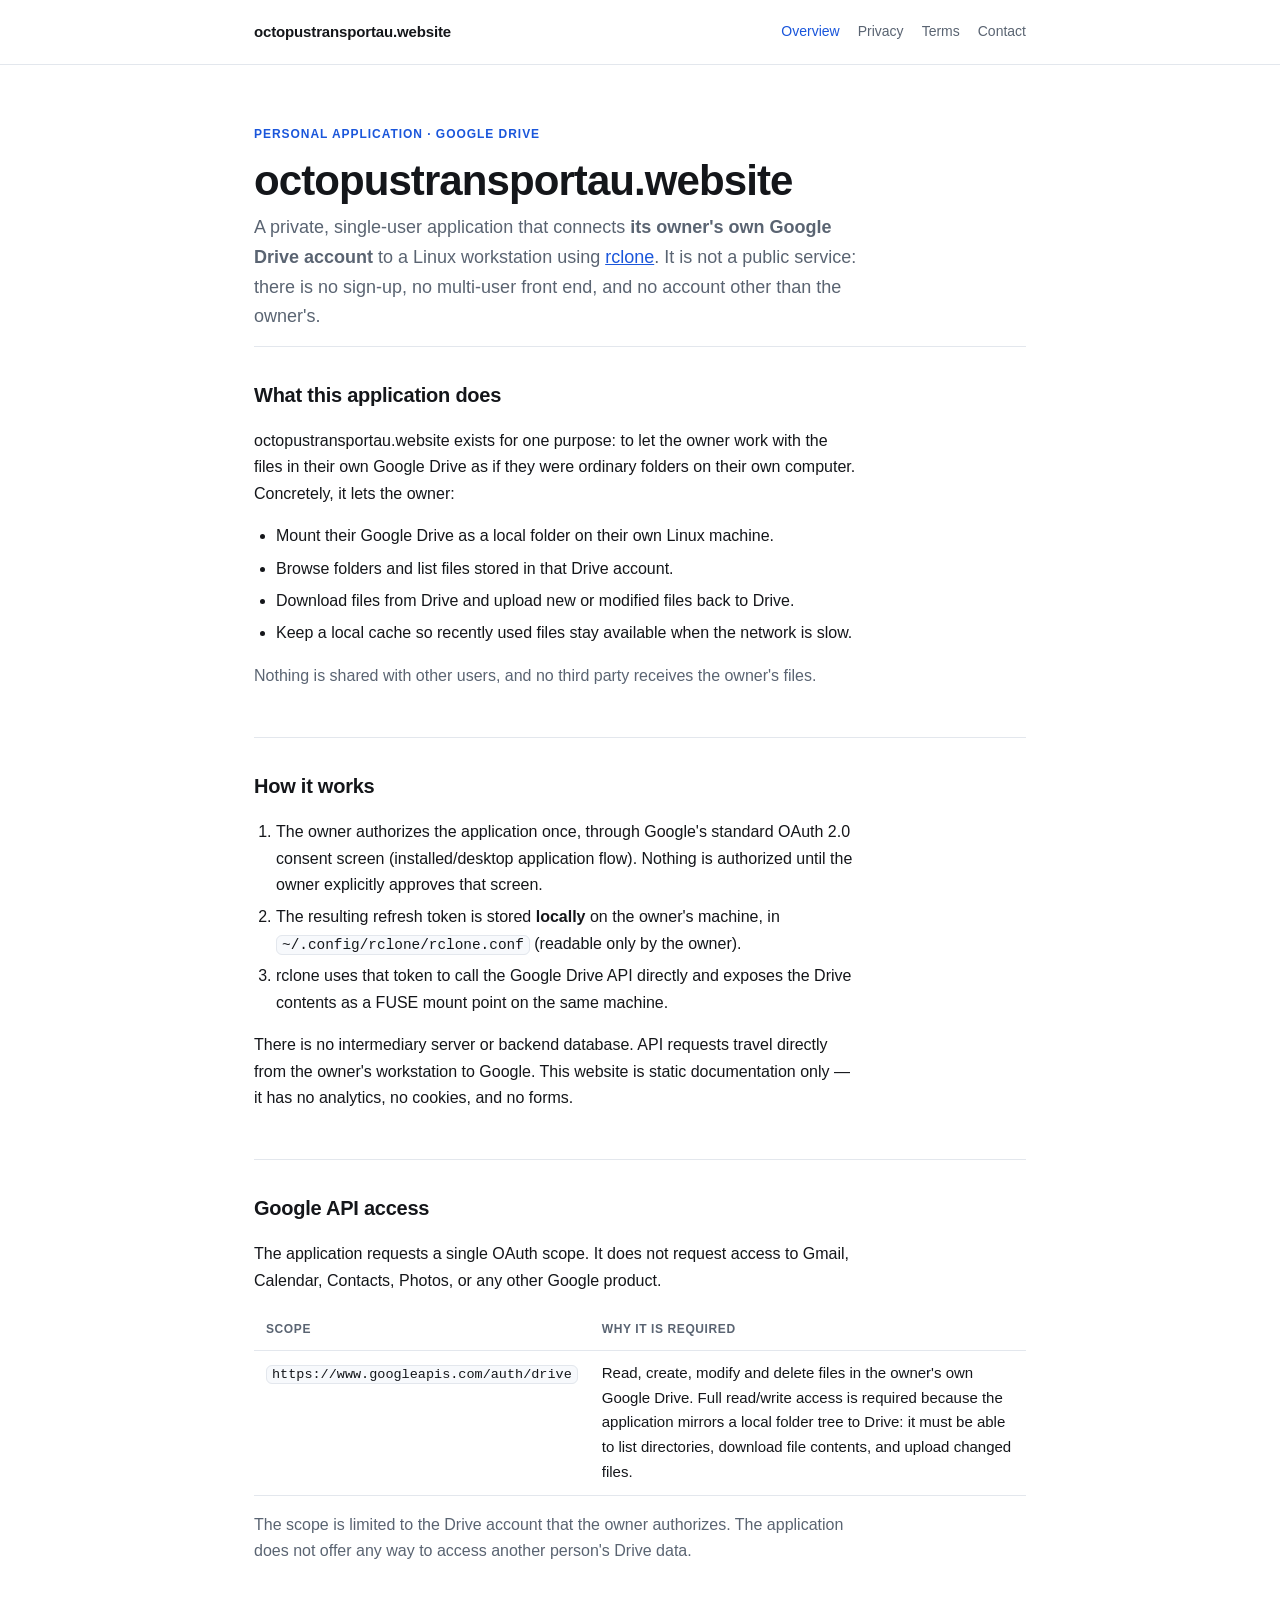
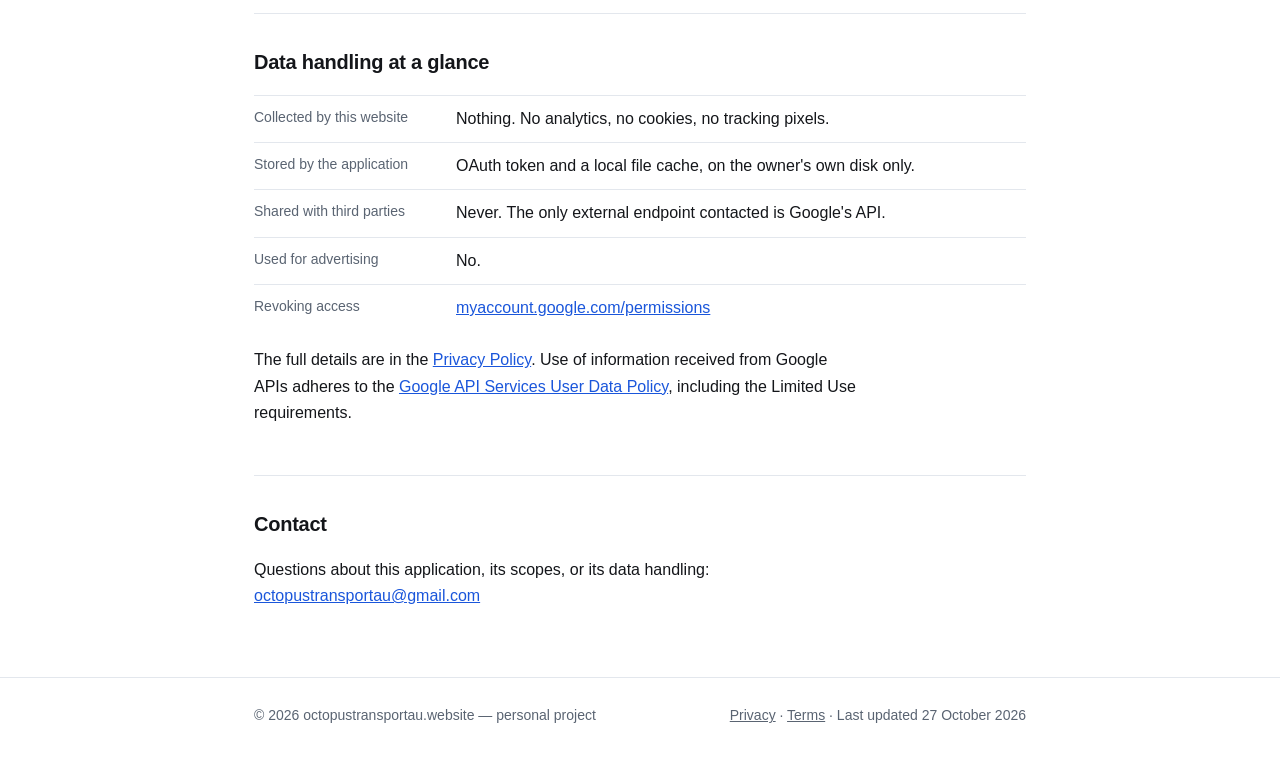
<file: index.html>
<!doctype html>
<html lang="en">
<head>
<meta charset="utf-8">
<meta name="viewport" content="width=device-width, initial-scale=1">
<title>octopustransportau.website — personal Google Drive client</title>
<meta name="description" content="octopustransportau.website is a private, single-user application that connects its owner's own Google Drive account to a Linux workstation with rclone.">
<meta name="robots" content="index,follow">
<link rel="stylesheet" href="assets/style.css">
<link rel="icon" href="data:,">
</head>
<body>

<header class="site-header">
  <div class="wrap">
    <a class="brand" href="./">octopustransportau.website</a>
    <nav>
      <a href="./" aria-current="page">Overview</a>
      <a href="privacy.html">Privacy</a>
      <a href="terms.html">Terms</a>
      <a href="#contact">Contact</a>
    </nav>
  </div>
</header>

<main class="wrap">

  <section class="hero">
    <p class="eyebrow">Personal application · Google Drive</p>
    <h1>octopustransportau.website</h1>
    <p class="lede">
      A private, single-user application that connects <strong>its owner's own Google Drive
      account</strong> to a Linux workstation using <a href="https://rclone.org/" rel="noopener">rclone</a>.
      It is not a public service: there is no sign-up, no multi-user front end, and no account
      other than the owner's.
    </p>
  </section>

  <section id="purpose">
    <h2>What this application does</h2>
    <p>
      octopustransportau.website exists for one purpose: to let the owner work with the files in
      their own Google Drive as if they were ordinary folders on their own computer. Concretely,
      it lets the owner:
    </p>
    <ul>
      <li>Mount their Google Drive as a local folder on their own Linux machine.</li>
      <li>Browse folders and list files stored in that Drive account.</li>
      <li>Download files from Drive and upload new or modified files back to Drive.</li>
      <li>Keep a local cache so recently used files stay available when the network is slow.</li>
    </ul>
    <p class="muted">
      Nothing is shared with other users, and no third party receives the owner's files.
    </p>
  </section>

  <section id="how-it-works">
    <h2>How it works</h2>
    <ol>
      <li>
        The owner authorizes the application once, through Google's standard OAuth 2.0 consent
        screen (installed/desktop application flow). Nothing is authorized until the owner
        explicitly approves that screen.
      </li>
      <li>
        The resulting refresh token is stored <strong>locally</strong> on the owner's machine, in
        <code>~/.config/rclone/rclone.conf</code> (readable only by the owner).
      </li>
      <li>
        rclone uses that token to call the Google Drive API directly and exposes the Drive
        contents as a FUSE mount point on the same machine.
      </li>
    </ol>
    <p>
      There is no intermediary server or backend database. API requests travel directly from the
      owner's workstation to Google. This website is static documentation only — it has no
      analytics, no cookies, and no forms.
    </p>
  </section>

  <section id="access">
    <h2>Google API access</h2>
    <p>
      The application requests a single OAuth scope. It does not request access to Gmail,
      Calendar, Contacts, Photos, or any other Google product.
    </p>
    <table>
      <thead>
        <tr><th>Scope</th><th>Why it is required</th></tr>
      </thead>
      <tbody>
        <tr>
          <td><code>https://www.googleapis.com/auth/drive</code></td>
          <td>
            Read, create, modify and delete files in the owner's own Google Drive. Full read/write
            access is required because the application mirrors a local folder tree to Drive: it
            must be able to list directories, download file contents, and upload changed files.
          </td>
        </tr>
      </tbody>
    </table>
    <p class="muted">
      The scope is limited to the Drive account that the owner authorizes. The application does not
      offer any way to access another person's Drive data.
    </p>
  </section>

  <section id="data-handling">
    <h2>Data handling at a glance</h2>
    <dl class="facts">
      <div><dt>Collected by this website</dt><dd>Nothing. No analytics, no cookies, no tracking pixels.</dd></div>
      <div><dt>Stored by the application</dt><dd>OAuth token and a local file cache, on the owner's own disk only.</dd></div>
      <div><dt>Shared with third parties</dt><dd>Never. The only external endpoint contacted is Google's API.</dd></div>
      <div><dt>Used for advertising</dt><dd>No.</dd></div>
      <div><dt>Revoking access</dt><dd><a href="https://myaccount.google.com/permissions" rel="noopener">myaccount.google.com/permissions</a></dd></div>
    </dl>
    <p>
      The full details are in the <a href="privacy.html">Privacy Policy</a>. Use of information
      received from Google APIs adheres to the
      <a href="https://developers.google.com/terms/api-services-user-data-policy" rel="noopener">Google API Services User Data Policy</a>,
      including the Limited Use requirements.
    </p>
  </section>

  <section id="contact">
    <h2>Contact</h2>
    <p>
      Questions about this application, its scopes, or its data handling:<br>
      <a href="mailto:octopustransportau@gmail.com">octopustransportau@gmail.com</a>
    </p>
  </section>

</main>

<footer class="site-footer">
  <div class="wrap">
    <span>© 2026 octopustransportau.website — personal project</span>
    <span>
      <a href="privacy.html">Privacy</a> ·
      <a href="terms.html">Terms</a> ·
      Last updated 27 October 2026
    </span>
  </div>
</footer>

</body>
</html>
</file>
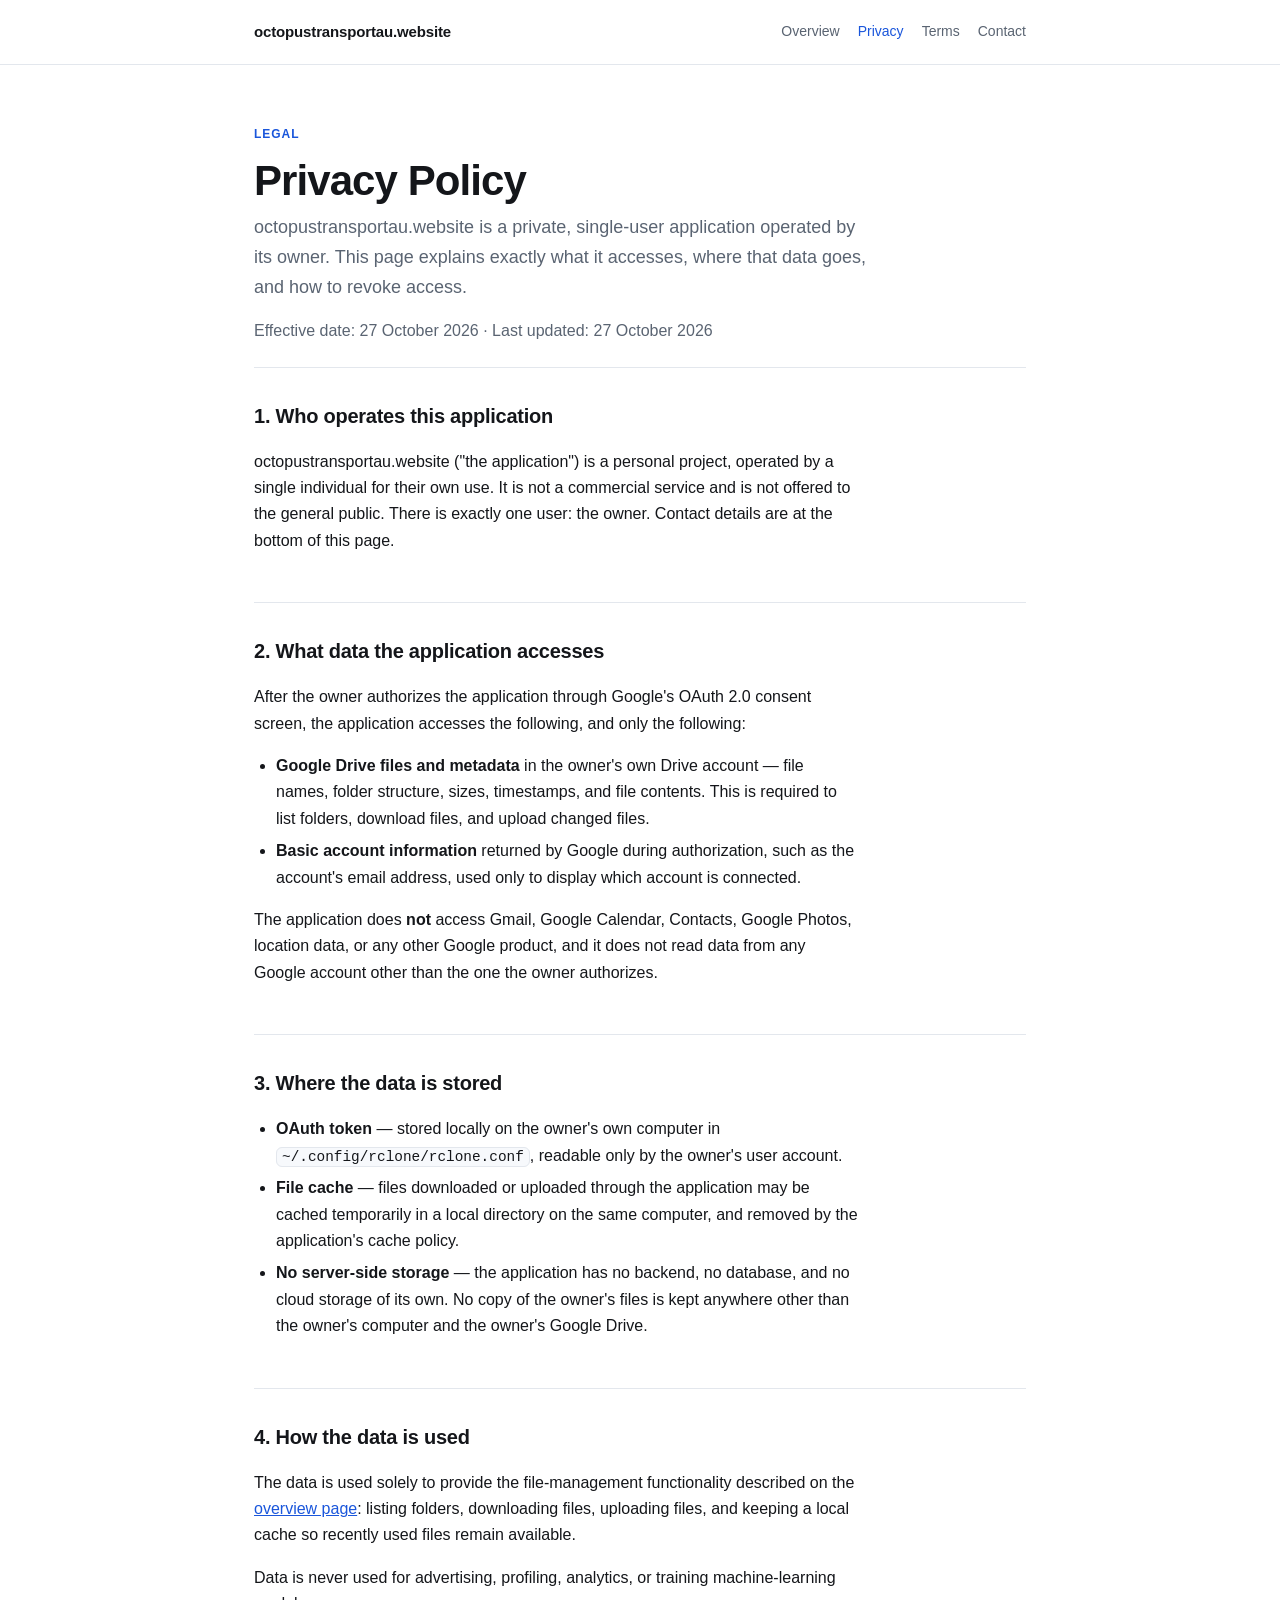
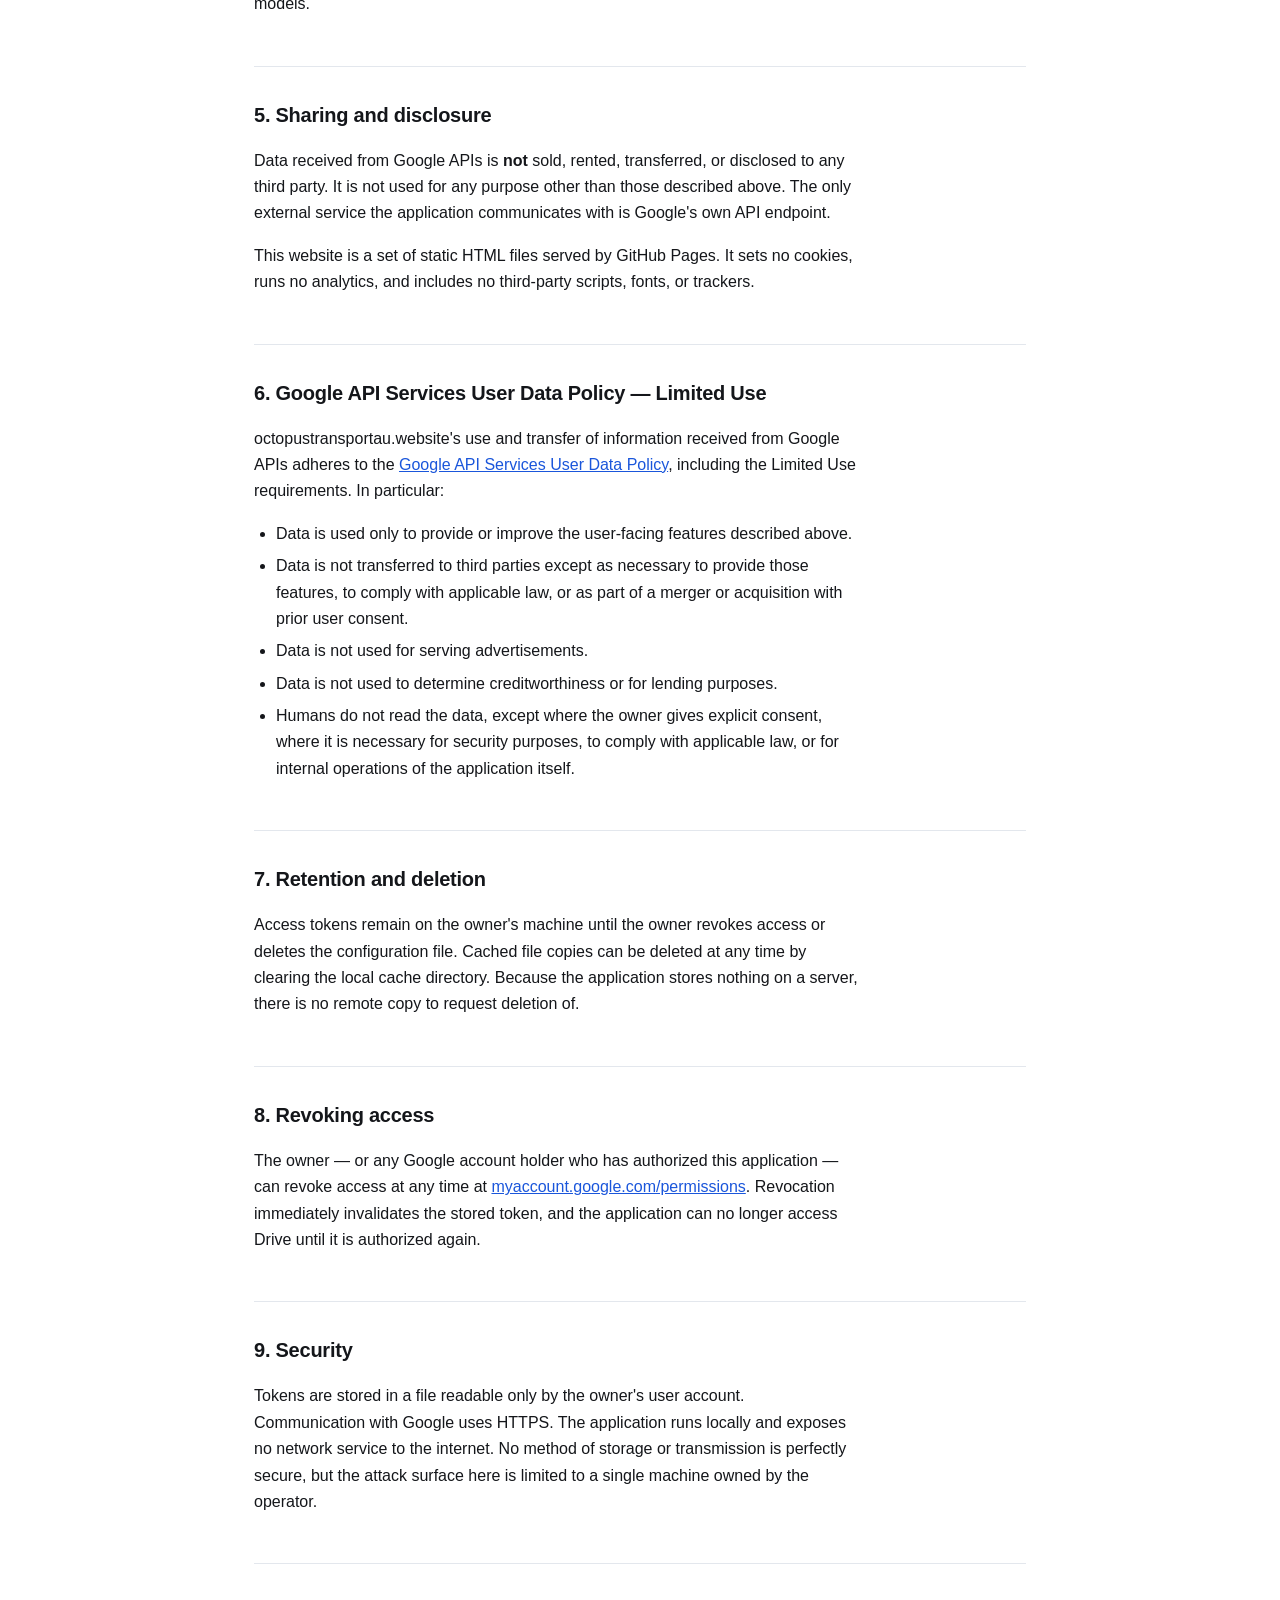
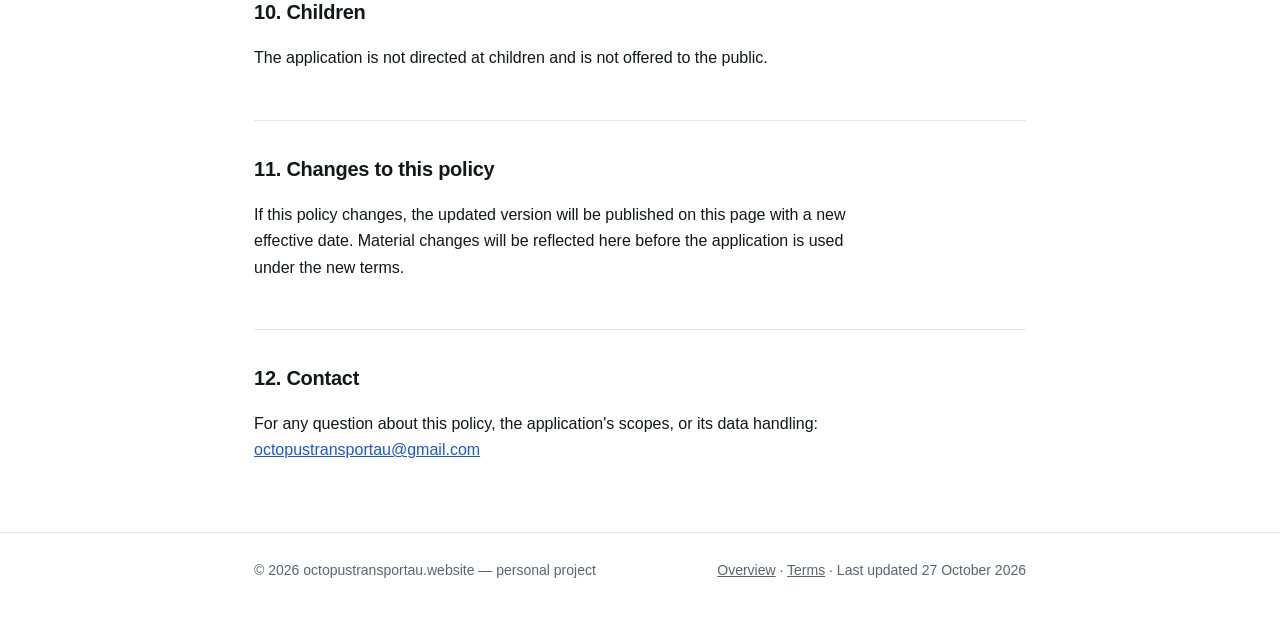
<file: privacy.html>
<!doctype html>
<html lang="en">
<head>
<meta charset="utf-8">
<meta name="viewport" content="width=device-width, initial-scale=1">
<title>Privacy Policy — octopustransportau.website</title>
<meta name="description" content="Privacy policy for octopustransportau.website, a private single-user Google Drive client built on rclone.">
<link rel="stylesheet" href="assets/style.css">
<link rel="icon" href="data:,">
</head>
<body>

<header class="site-header">
  <div class="wrap">
    <a class="brand" href="./">octopustransportau.website</a>
    <nav>
      <a href="./">Overview</a>
      <a href="privacy.html" aria-current="page">Privacy</a>
      <a href="terms.html">Terms</a>
      <a href="./#contact">Contact</a>
    </nav>
  </div>
</header>

<main class="wrap">

  <section class="hero">
    <p class="eyebrow">Legal</p>
    <h1>Privacy Policy</h1>
    <p class="lede">
      octopustransportau.website is a private, single-user application operated by its owner.
      This page explains exactly what it accesses, where that data goes, and how to revoke access.
    </p>
    <p class="muted">Effective date: 27 October 2026 · Last updated: 27 October 2026</p>
  </section>

  <section>
    <h2>1. Who operates this application</h2>
    <p>
      octopustransportau.website ("the application") is a personal project, operated by a single
      individual for their own use. It is not a commercial service and is not offered to the
      general public. There is exactly one user: the owner. Contact details are at the bottom of
      this page.
    </p>
  </section>

  <section>
    <h2>2. What data the application accesses</h2>
    <p>
      After the owner authorizes the application through Google's OAuth 2.0 consent screen, the
      application accesses the following, and only the following:
    </p>
    <ul>
      <li>
        <strong>Google Drive files and metadata</strong> in the owner's own Drive account — file
        names, folder structure, sizes, timestamps, and file contents. This is required to list
        folders, download files, and upload changed files.
      </li>
      <li>
        <strong>Basic account information</strong> returned by Google during authorization, such as
        the account's email address, used only to display which account is connected.
      </li>
    </ul>
    <p>
      The application does <strong>not</strong> access Gmail, Google Calendar, Contacts, Google
      Photos, location data, or any other Google product, and it does not read data from any Google
      account other than the one the owner authorizes.
    </p>
  </section>

  <section>
    <h2>3. Where the data is stored</h2>
    <ul>
      <li>
        <strong>OAuth token</strong> — stored locally on the owner's own computer in
        <code>~/.config/rclone/rclone.conf</code>, readable only by the owner's user account.
      </li>
      <li>
        <strong>File cache</strong> — files downloaded or uploaded through the application may be
        cached temporarily in a local directory on the same computer, and removed by the
        application's cache policy.
      </li>
      <li>
        <strong>No server-side storage</strong> — the application has no backend, no database, and
        no cloud storage of its own. No copy of the owner's files is kept anywhere other than the
        owner's computer and the owner's Google Drive.
      </li>
    </ul>
  </section>

  <section>
    <h2>4. How the data is used</h2>
    <p>The data is used solely to provide the file-management functionality described on the
      <a href="./">overview page</a>: listing folders, downloading files, uploading files, and
      keeping a local cache so recently used files remain available.</p>
    <p>Data is never used for advertising, profiling, analytics, or training machine-learning
      models.</p>
  </section>

  <section>
    <h2>5. Sharing and disclosure</h2>
    <p>
      Data received from Google APIs is <strong>not</strong> sold, rented, transferred, or disclosed
      to any third party. It is not used for any purpose other than those described above. The only
      external service the application communicates with is Google's own API endpoint.
    </p>
    <p>
      This website is a set of static HTML files served by GitHub Pages. It sets no cookies, runs no
      analytics, and includes no third-party scripts, fonts, or trackers.
    </p>
  </section>

  <section>
    <h2>6. Google API Services User Data Policy — Limited Use</h2>
    <p>
      octopustransportau.website's use and transfer of information received from Google APIs
      adheres to the
      <a href="https://developers.google.com/terms/api-services-user-data-policy" rel="noopener">Google API Services User Data Policy</a>,
      including the Limited Use requirements. In particular:
    </p>
    <ul>
      <li>Data is used only to provide or improve the user-facing features described above.</li>
      <li>Data is not transferred to third parties except as necessary to provide those features,
        to comply with applicable law, or as part of a merger or acquisition with prior user
        consent.</li>
      <li>Data is not used for serving advertisements.</li>
      <li>Data is not used to determine creditworthiness or for lending purposes.</li>
      <li>Humans do not read the data, except where the owner gives explicit consent, where it is
        necessary for security purposes, to comply with applicable law, or for internal operations
        of the application itself.</li>
    </ul>
  </section>

  <section>
    <h2>7. Retention and deletion</h2>
    <p>
      Access tokens remain on the owner's machine until the owner revokes access or deletes the
      configuration file. Cached file copies can be deleted at any time by clearing the local cache
      directory. Because the application stores nothing on a server, there is no remote copy to
      request deletion of.
    </p>
  </section>

  <section>
    <h2>8. Revoking access</h2>
    <p>
      The owner — or any Google account holder who has authorized this application — can revoke
      access at any time at
      <a href="https://myaccount.google.com/permissions" rel="noopener">myaccount.google.com/permissions</a>.
      Revocation immediately invalidates the stored token, and the application can no longer access
      Drive until it is authorized again.
    </p>
  </section>

  <section>
    <h2>9. Security</h2>
    <p>
      Tokens are stored in a file readable only by the owner's user account. Communication with
      Google uses HTTPS. The application runs locally and exposes no network service to the
      internet. No method of storage or transmission is perfectly secure, but the attack surface
      here is limited to a single machine owned by the operator.
    </p>
  </section>

  <section>
    <h2>10. Children</h2>
    <p>The application is not directed at children and is not offered to the public.</p>
  </section>

  <section>
    <h2>11. Changes to this policy</h2>
    <p>
      If this policy changes, the updated version will be published on this page with a new
      effective date. Material changes will be reflected here before the application is used under
      the new terms.
    </p>
  </section>

  <section id="contact">
    <h2>12. Contact</h2>
    <p>
      For any question about this policy, the application's scopes, or its data handling:<br>
      <a href="mailto:octopustransportau@gmail.com">octopustransportau@gmail.com</a>
    </p>
  </section>

</main>

<footer class="site-footer">
  <div class="wrap">
    <span>© 2026 octopustransportau.website — personal project</span>
    <span>
      <a href="./">Overview</a> ·
      <a href="terms.html">Terms</a> ·
      Last updated 27 October 2026
    </span>
  </div>
</footer>

</body>
</html>
</file>
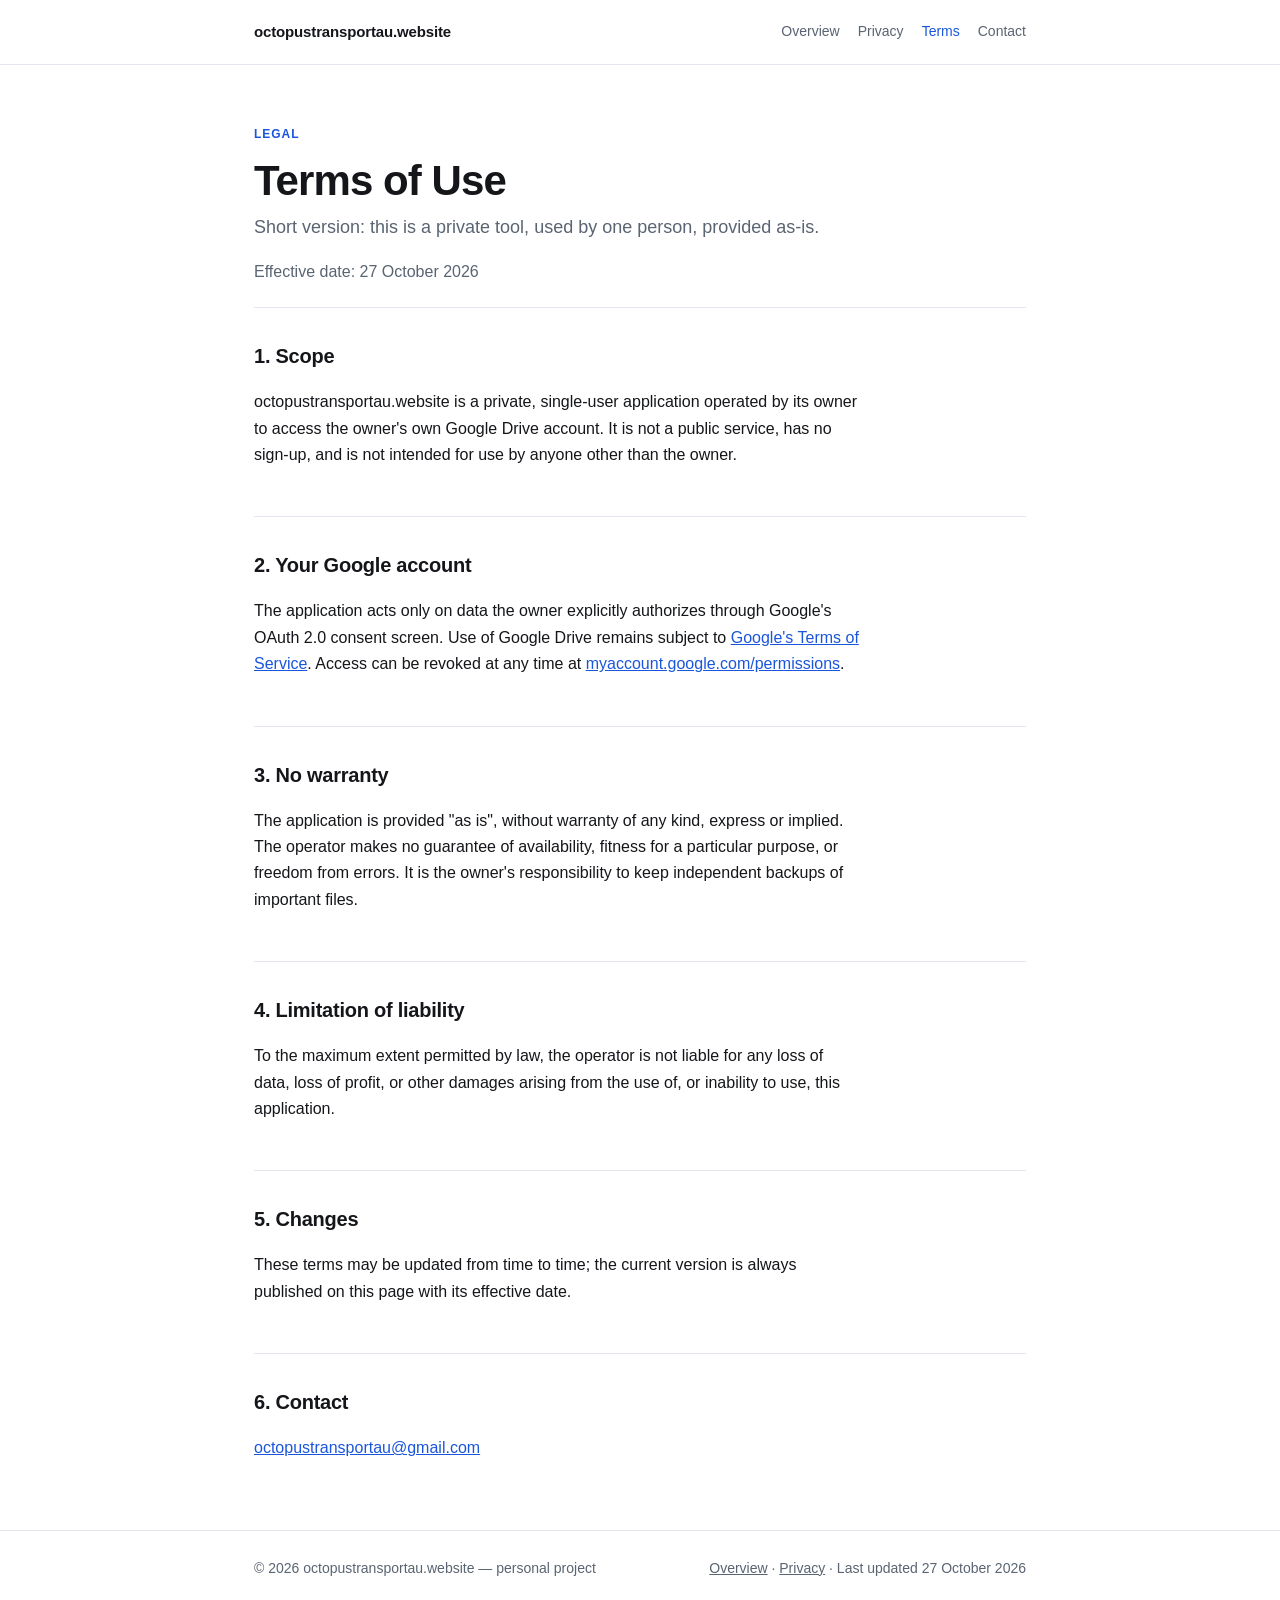
<file: terms.html>
<!doctype html>
<html lang="en">
<head>
<meta charset="utf-8">
<meta name="viewport" content="width=device-width, initial-scale=1">
<title>Terms of Use — octopustransportau.website</title>
<meta name="description" content="Terms of use for octopustransportau.website, a private single-user Google Drive client.">
<link rel="stylesheet" href="assets/style.css">
<link rel="icon" href="data:,">
</head>
<body>

<header class="site-header">
  <div class="wrap">
    <a class="brand" href="./">octopustransportau.website</a>
    <nav>
      <a href="./">Overview</a>
      <a href="privacy.html">Privacy</a>
      <a href="terms.html" aria-current="page">Terms</a>
      <a href="./#contact">Contact</a>
    </nav>
  </div>
</header>

<main class="wrap">

  <section class="hero">
    <p class="eyebrow">Legal</p>
    <h1>Terms of Use</h1>
    <p class="lede">Short version: this is a private tool, used by one person, provided as-is.</p>
    <p class="muted">Effective date: 27 October 2026</p>
  </section>

  <section>
    <h2>1. Scope</h2>
    <p>
      octopustransportau.website is a private, single-user application operated by its owner to
      access the owner's own Google Drive account. It is not a public service, has no sign-up, and
      is not intended for use by anyone other than the owner.
    </p>
  </section>

  <section>
    <h2>2. Your Google account</h2>
    <p>
      The application acts only on data the owner explicitly authorizes through Google's OAuth 2.0
      consent screen. Use of Google Drive remains subject to
      <a href="https://policies.google.com/terms" rel="noopener">Google's Terms of Service</a>.
      Access can be revoked at any time at
      <a href="https://myaccount.google.com/permissions" rel="noopener">myaccount.google.com/permissions</a>.
    </p>
  </section>

  <section>
    <h2>3. No warranty</h2>
    <p>
      The application is provided "as is", without warranty of any kind, express or implied. The
      operator makes no guarantee of availability, fitness for a particular purpose, or freedom from
      errors. It is the owner's responsibility to keep independent backups of important files.
    </p>
  </section>

  <section>
    <h2>4. Limitation of liability</h2>
    <p>
      To the maximum extent permitted by law, the operator is not liable for any loss of data,
      loss of profit, or other damages arising from the use of, or inability to use, this
      application.
    </p>
  </section>

  <section>
    <h2>5. Changes</h2>
    <p>
      These terms may be updated from time to time; the current version is always published on this
      page with its effective date.
    </p>
  </section>

  <section id="contact">
    <h2>6. Contact</h2>
    <p><a href="mailto:octopustransportau@gmail.com">octopustransportau@gmail.com</a></p>
  </section>

</main>

<footer class="site-footer">
  <div class="wrap">
    <span>© 2026 octopustransportau.website — personal project</span>
    <span>
      <a href="./">Overview</a> ·
      <a href="privacy.html">Privacy</a> ·
      Last updated 27 October 2026
    </span>
  </div>
</footer>

</body>
</html>
</file>
<file: assets/style.css>
/* octopustransportau.website — static site styles (no external assets) */
:root {
  --bg: #ffffff;
  --fg: #14161a;
  --muted: #5a6472;
  --line: #e3e7ed;
  --card: #f7f9fc;
  --accent: #1a56db;
  --accent-soft: #eef3ff;
  --radius: 12px;
}
@media (prefers-color-scheme: dark) {
  :root {
    --bg: #0e1116;
    --fg: #e7eaef;
    --muted: #98a2b1;
    --line: #232a34;
    --card: #141a21;
    --accent: #7aa2ff;
    --accent-soft: #16203a;
  }
}
* { box-sizing: border-box; }
html { -webkit-text-size-adjust: 100%; }
body {
  margin: 0;
  background: var(--bg);
  color: var(--fg);
  font: 16px/1.65 -apple-system, BlinkMacSystemFont, "Segoe UI", Roboto,
    "Helvetica Neue", Arial, "Noto Sans", sans-serif;
  -webkit-font-smoothing: antialiased;
}
.wrap { max-width: 820px; margin: 0 auto; padding: 0 24px; }

.site-header {
  position: sticky; top: 0; z-index: 10;
  background: var(--bg);
  border-bottom: 1px solid var(--line);
}
.site-header .wrap {
  display: flex; align-items: center; justify-content: space-between;
  gap: 16px; flex-wrap: wrap; min-height: 64px;
}
.brand {
  font-weight: 650; font-size: 15px; letter-spacing: -.01em;
  color: var(--fg); text-decoration: none;
}
nav { display: flex; gap: 18px; flex-wrap: wrap; }
nav a { color: var(--muted); text-decoration: none; font-size: 14px; }
nav a:hover, nav a[aria-current="page"] { color: var(--accent); }

.hero { padding: 60px 0 6px; }
.eyebrow {
  margin: 0; font-size: 12px; font-weight: 650; letter-spacing: .08em;
  text-transform: uppercase; color: var(--accent);
}
h1 {
  font-size: clamp(28px, 4.6vw, 42px); line-height: 1.15;
  letter-spacing: -.022em; margin: .28em 0 .2em;
}
.lede { font-size: 18px; color: var(--muted); max-width: 62ch; margin: 0 0 8px; }

section { padding: 32px 0; border-top: 1px solid var(--line); }
main > section:first-of-type { border-top: 0; }
h2 { font-size: 20px; letter-spacing: -.012em; margin: 0 0 12px; }
h3 { font-size: 15.5px; margin: 22px 0 8px; }
p { max-width: 68ch; }
ul, ol { max-width: 68ch; padding-left: 22px; }
li { margin: 6px 0; }

table { width: 100%; border-collapse: collapse; margin: 14px 0; font-size: 15px; }
th, td { text-align: left; padding: 10px 12px; border-bottom: 1px solid var(--line); vertical-align: top; }
th {
  font-weight: 600; font-size: 12px; letter-spacing: .05em;
  text-transform: uppercase; color: var(--muted);
}
td code { white-space: nowrap; }

code {
  background: var(--card); border: 1px solid var(--line); border-radius: 6px;
  padding: 1px 5px; font-size: .9em;
  font-family: ui-monospace, SFMono-Regular, Menlo, Consolas, monospace;
}
.card {
  background: var(--card); border: 1px solid var(--line);
  border-radius: var(--radius); padding: 18px 20px; margin: 16px 0;
}
.card h3 { margin-top: 0; }
.muted { color: var(--muted); }
a { color: var(--accent); }

dl.facts { margin: 16px 0 0; }
dl.facts > div {
  display: grid; grid-template-columns: 190px 1fr; gap: 12px;
  padding: 10px 0; border-top: 1px solid var(--line);
}
dl.facts dt { color: var(--muted); font-size: 14px; }
dl.facts dd { margin: 0; }
@media (max-width: 560px) {
  dl.facts > div { grid-template-columns: 1fr; gap: 2px; }
}

.site-footer {
  border-top: 1px solid var(--line); margin-top: 20px;
  padding: 26px 0 52px; color: var(--muted); font-size: 14px;
}
.site-footer .wrap { display: flex; justify-content: space-between; gap: 12px; flex-wrap: wrap; }
.site-footer a { color: var(--muted); }
.site-footer a:hover { color: var(--accent); }
</file>
